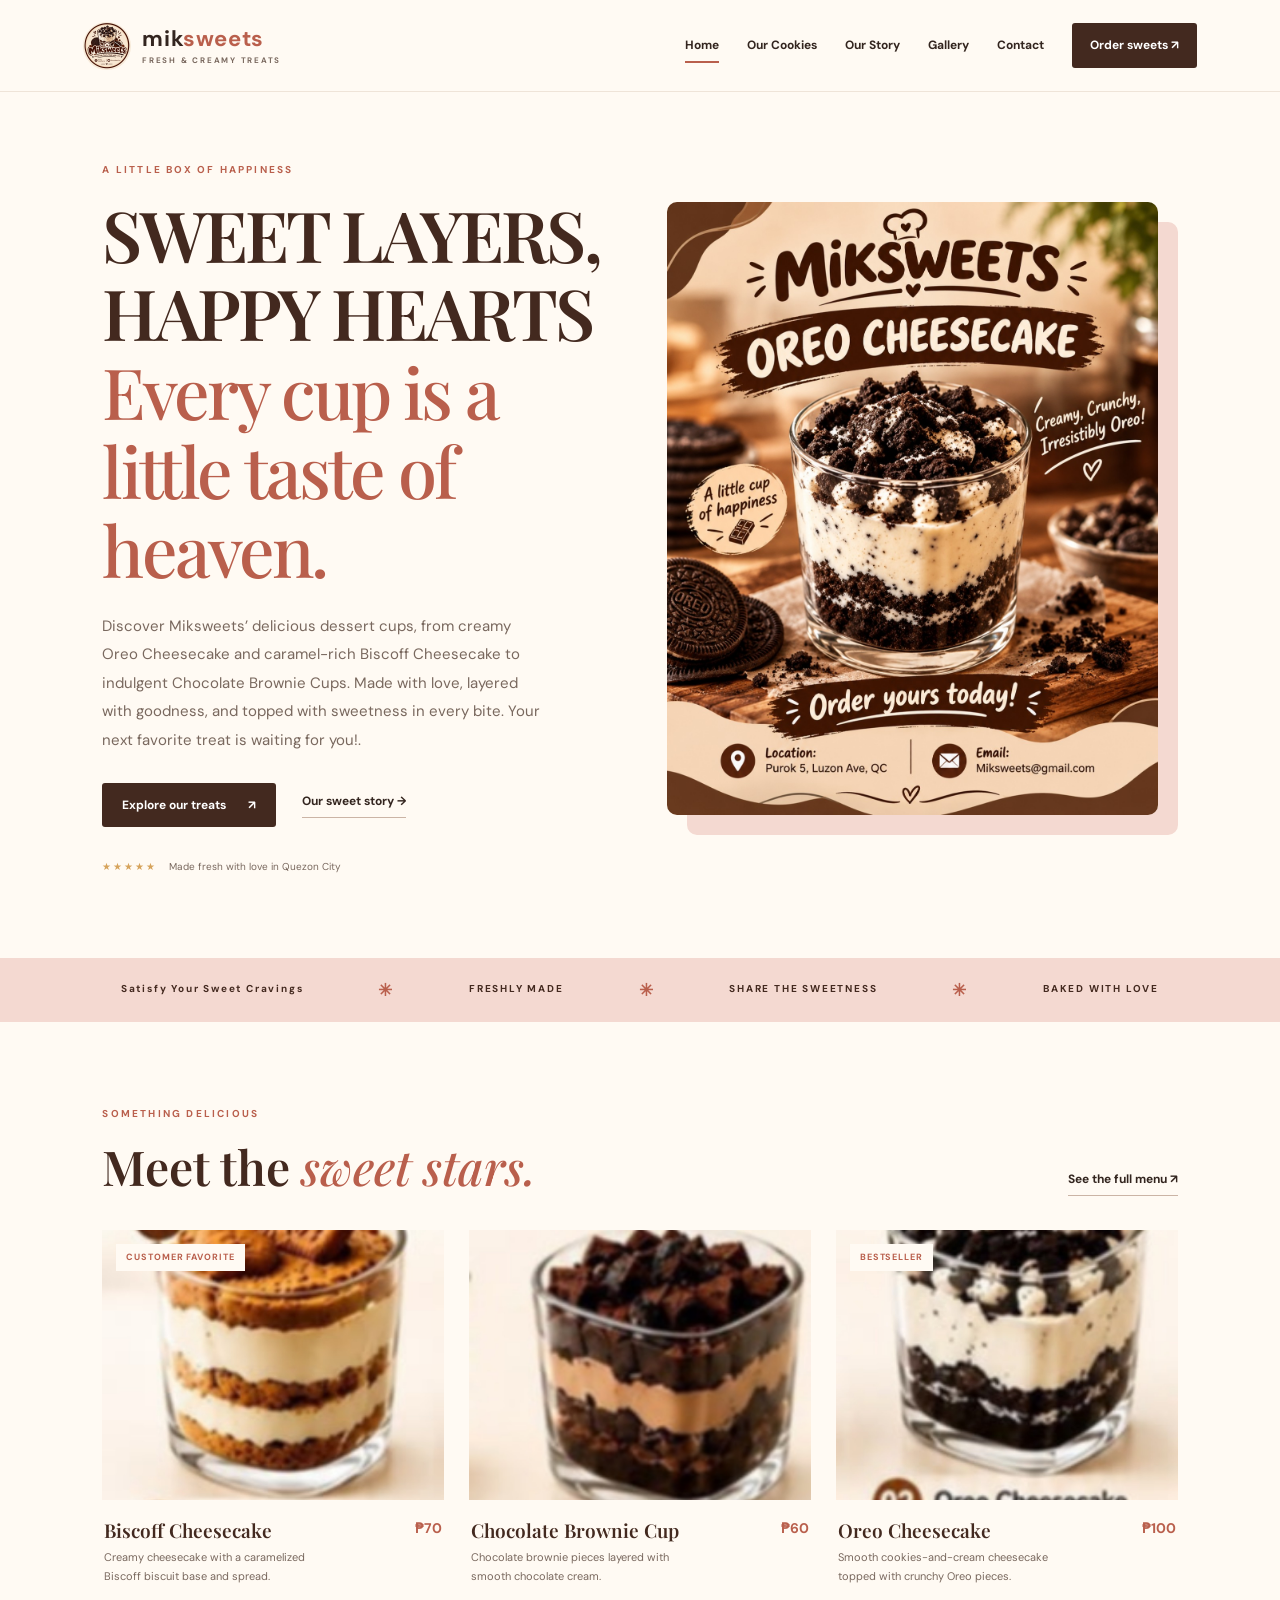
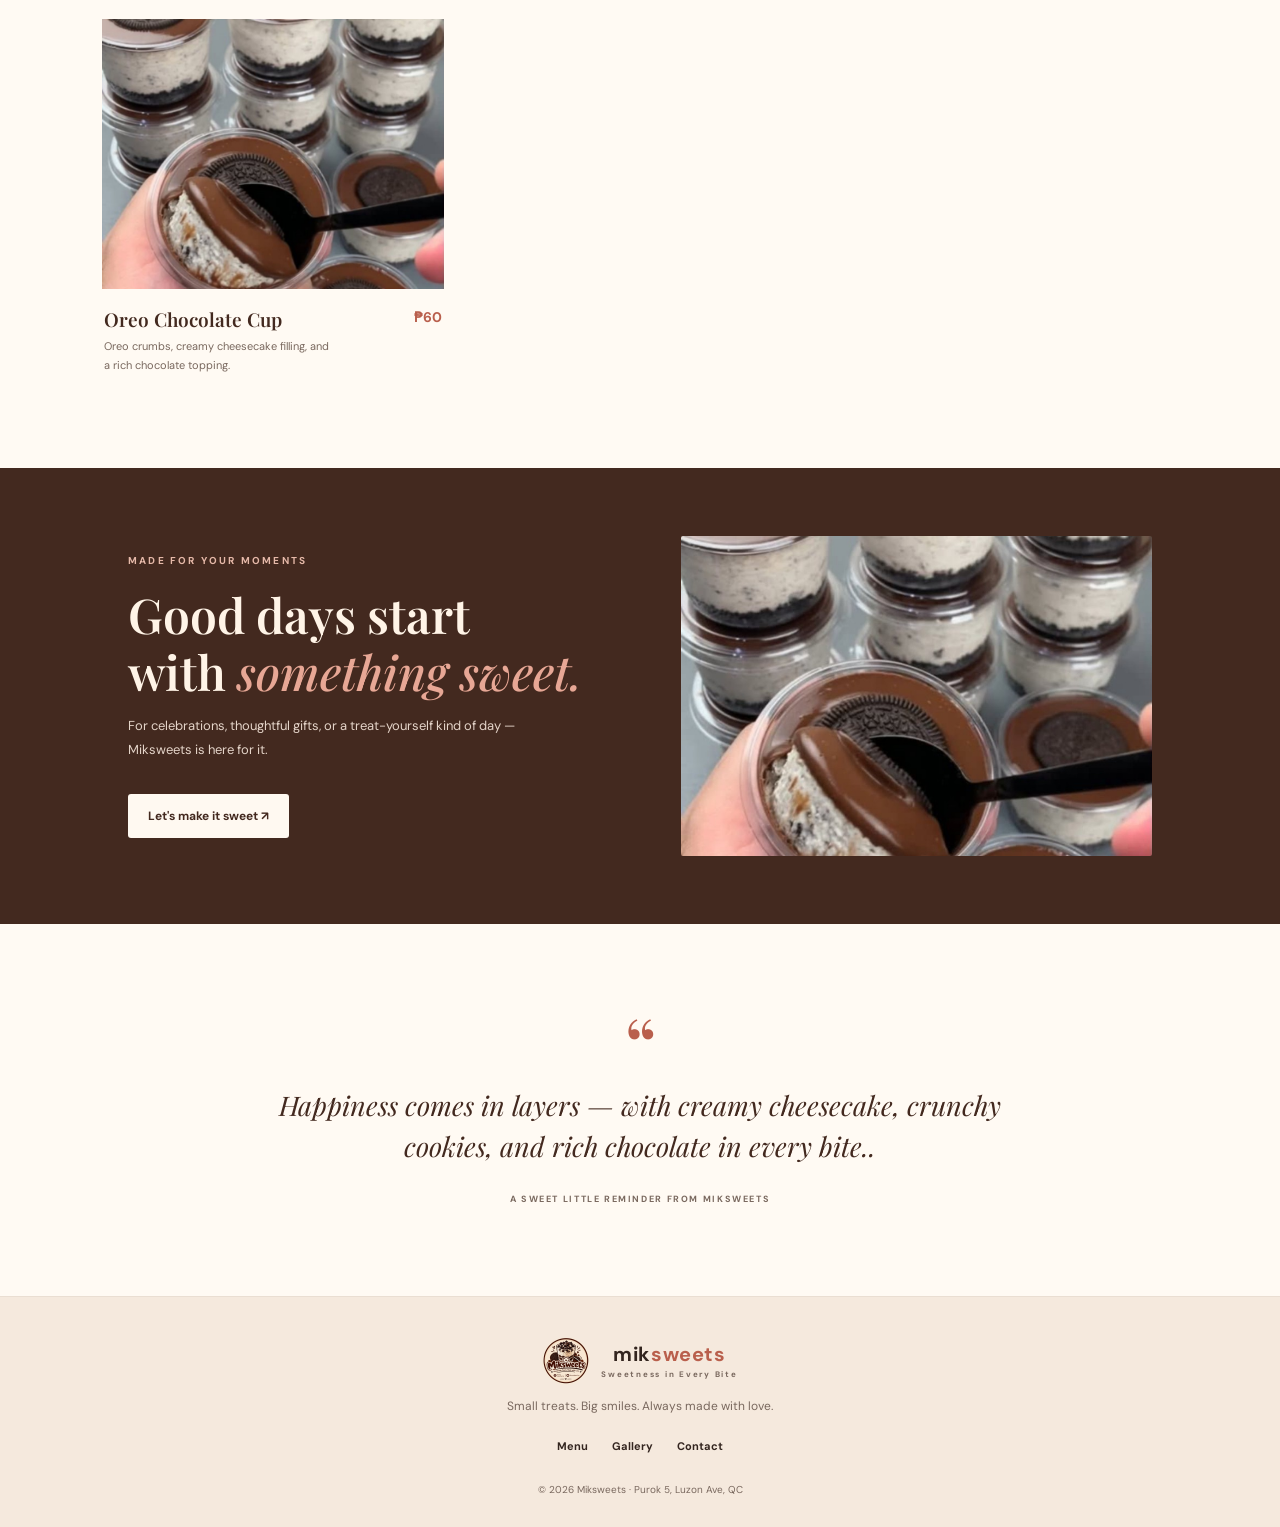
<file: index.html>
<!DOCTYPE html>
<html lang="en">
<head>
<meta charset="UTF-8"><meta name="viewport" content="width=device-width, initial-scale=1.0">
<meta name="description" content="Miksweets — freshly baked cookies and sweet treats in Quezon City.">
<title>Miksweets | Sweet Moments</title><link rel="stylesheet" href="style.css"><script src="script.js" defer></script>
</head>
<body>
<header class="site-header"><a class="brand" href="index.html"><img class="brand-icon" src="images/miksweets-logo.png" alt="Miksweets logo"><span>mik<span class="brand-accent">sweets</span><small>FRESH & CREAMY TREATS</small></span></a><button class="menu-toggle" aria-label="Toggle navigation" aria-expanded="false">☰</button><nav class="nav"><a class="active" href="index.html">Home</a><a href="menu.html">Our Cookies</a><a href="about.html">Our Story</a><a href="gallery.html">Gallery</a><a href="contact.html">Contact</a><a class="nav-cta" href="contact.html">Order sweets ↗</a></nav></header>
<main>
<section class="hero"><div class="hero-copy"><p class="eyebrow">A LITTLE BOX OF HAPPINESS </p><h1>SWEET LAYERS, HAPPY HEARTS<br><span>Every cup is a little taste of heaven.</span></h1><p class="hero-text">

Discover Miksweets’ delicious dessert cups, from creamy Oreo Cheesecake and caramel-rich Biscoff Cheesecake to indulgent Chocolate Brownie Cups. Made with love, layered with goodness, and topped with sweetness in every bite. Your next favorite treat is waiting for you!.</p><div class="hero-actions"><a class="button button-dark" href="menu.html">Explore our treats <span>↗</span></a><a class="text-link" href="about.html">Our sweet story →</a></div><div class="hero-note"><span class="stars">★★★★★</span><span>Made fresh with love in Quezon City</span></div></div><div class="hero-image-wrap"><img class="hero-image hero-poster" src="images/miksweets-oreo-promo.png" alt="Miksweets Oreo Cheesecake promotional poster"></div></section>
<div class="ticker"><span>Satisfy Your Sweet Cravings</span><b>✳</b><span>FRESHLY MADE</span><b>✳</b><span>SHARE THE SWEETNESS</span><b>✳</b><span>BAKED WITH LOVE</span></div>
<section class="section"><div class="section-heading"><div><p class="eyebrow">SOMETHING DELICIOUS</p><h2>Meet the <em>sweet stars.</em></h2></div><a class="text-link" href="menu.html">See the full menu ↗</a></div><div class="product-grid">
<article class="product-card"><div class="product-photo"><img src="images/gallery-3.jpg" alt="Biscoff cheesecake dessert cup"><span class="tag">CUSTOMER FAVORITE</span></div><div class="product-info"><div><h3>Biscoff Cheesecake</h3><p>Creamy cheesecake with a caramelized Biscoff biscuit base and spread.</p></div><strong>₱70</strong></div></article>
<article class="product-card"><div class="product-photo"><img src="images/oatmeal-crunch.jpg" alt="Chocolate brownie dessert cup"></div><div class="product-info"><div><h3>Chocolate Brownie Cup</h3><p>Chocolate brownie pieces layered with smooth chocolate cream.</p></div><strong>₱60</strong></div></article>
<article class="product-card"><div class="product-photo"><img src="images/gallery-2.jpg" alt="Oreo cheesecake topped with Oreo cookie pieces"><span class="tag">BESTSELLER</span></div><div class="product-info"><div><h3>Oreo Cheesecake</h3><p>Smooth cookies-and-cream cheesecake topped with crunchy Oreo pieces.</p></div><strong>₱100</strong></div></article>
<article class="product-card"><div class="product-photo"><img src="images/my-cookies.jpg" alt="Oreo cheesecake cups with chocolate topping"></div><div class="product-info"><div><h3>Oreo Chocolate Cup</h3><p>Oreo crumbs, creamy cheesecake filling, and a rich chocolate topping.</p></div><strong>₱60</strong></div></article>
</div></section>
<section class="promo"><div><p class="eyebrow">MADE FOR YOUR MOMENTS</p><h2>Good days start<br>with <em>something sweet.</em></h2><p>For celebrations, thoughtful gifts, or a treat-yourself kind of day — Miksweets is here for it.</p><a class="button button-light" href="contact.html">Let's make it sweet ↗</a></div><div class="promo-image"><img src="images/my-cookies.jpg" alt="Chocolate treats ready to enjoy"></div></section>
<section class="quote-section"><span class="quote-mark">“</span><p>Happiness comes in layers — with creamy cheesecake, crunchy cookies, and rich chocolate in every bite..</p><span class="quote-sign">A SWEET LITTLE REMINDER FROM MIKSWEETS</span></section>
</main><footer class="footer"><a class="brand footer-brand" href="index.html"><img class="brand-icon" src="images/miksweets-logo.png" alt="Miksweets logo"><span>mik<span class="brand-accent">sweets</span><small>Sweetness in Every Bite</small></span></a><p>Small treats. Big smiles. Always made with love.</p><div class="footer-links"><a href="menu.html">Menu</a><a href="gallery.html">Gallery</a><a href="contact.html">Contact</a></div><small>© <span id="year"></span> Miksweets · Purok 5, Luzon Ave, QC</small></footer>
</body></html>
</file>
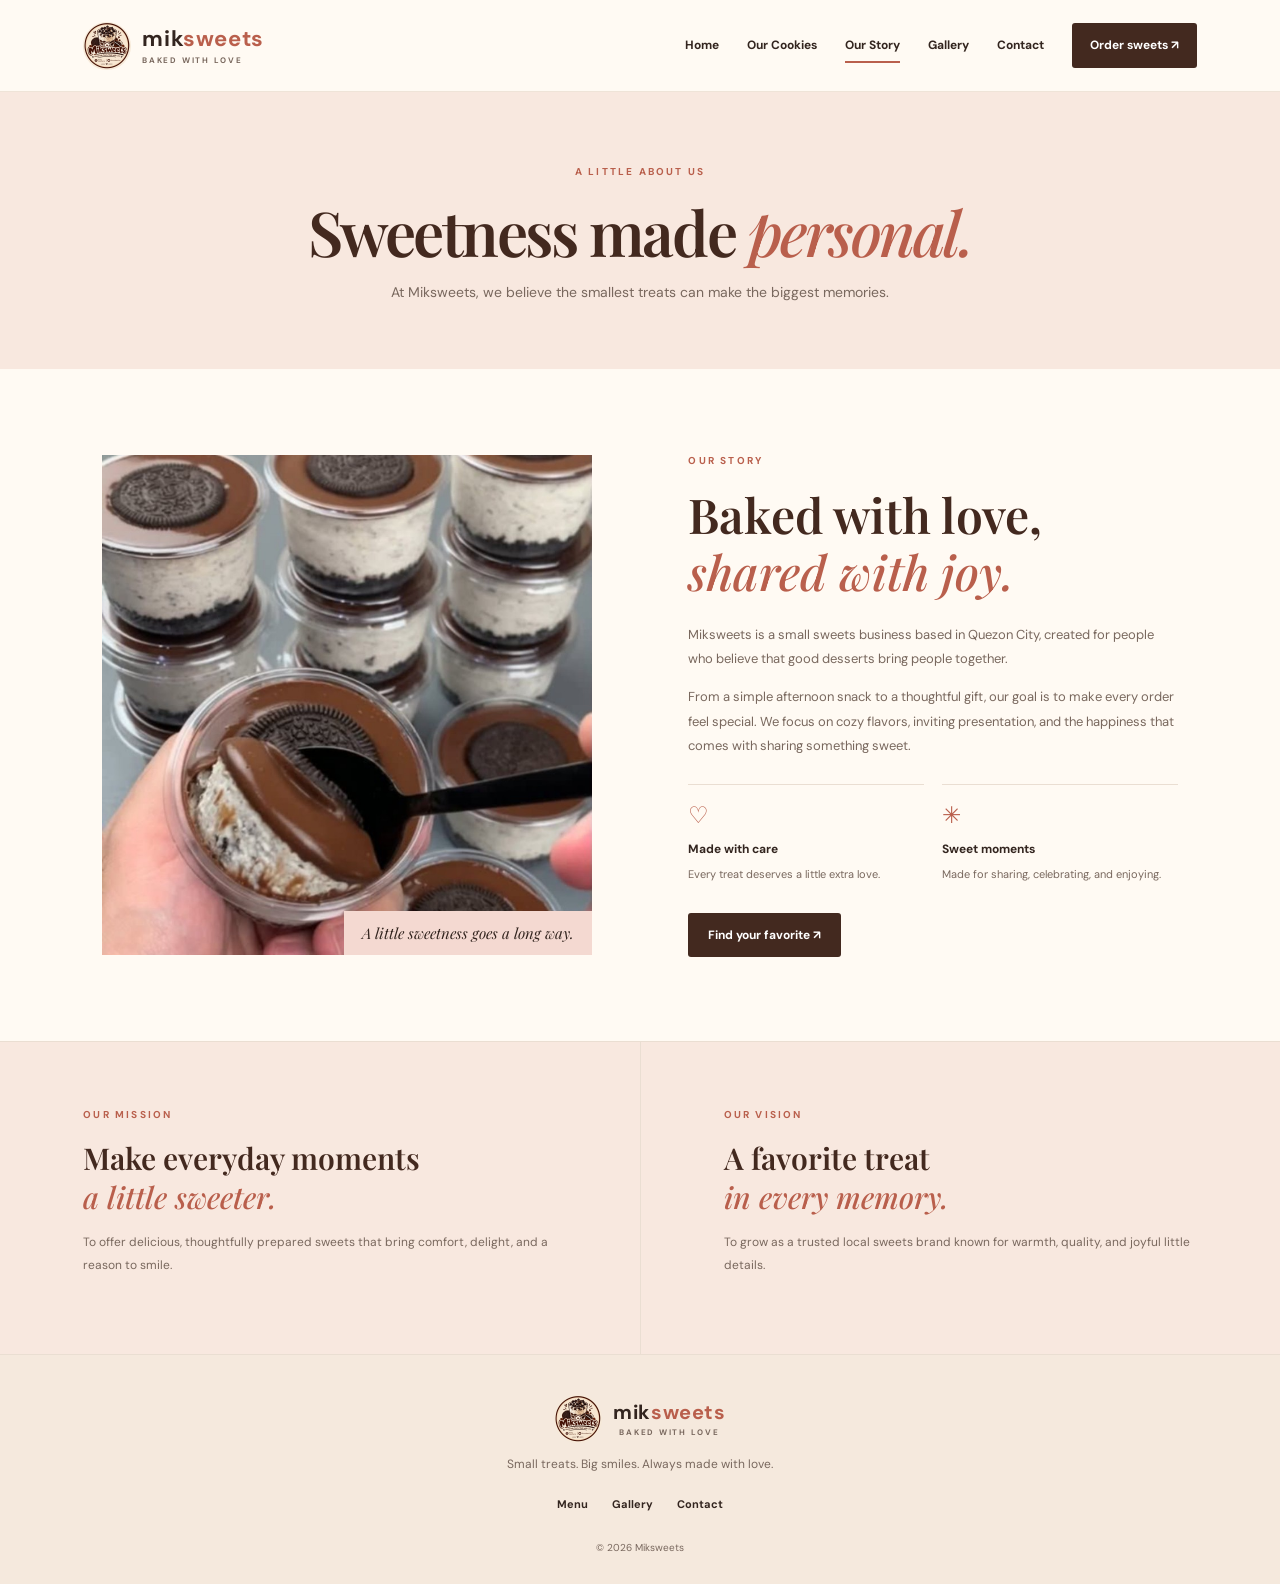
<file: about.html>
<!DOCTYPE html><html lang="en"><head><meta charset="UTF-8"><meta name="viewport" content="width=device-width, initial-scale=1.0"><title>Our Story | Miksweets</title><link rel="stylesheet" href="style.css"><script src="script.js" defer></script></head><body>
<header class="site-header"><a class="brand" href="index.html"><img class="brand-icon" src="images/miksweets-logo.png" alt="Miksweets logo"><span>mik<span class="brand-accent">sweets</span><small>BAKED WITH LOVE</small></span></a><button class="menu-toggle" aria-label="Toggle navigation" aria-expanded="false">☰</button><nav class="nav"><a href="index.html">Home</a><a href="menu.html">Our Cookies</a><a class="active" href="about.html">Our Story</a><a href="gallery.html">Gallery</a><a href="contact.html">Contact</a><a class="nav-cta" href="contact.html">Order sweets ↗</a></nav></header>
<main><section class="page-hero"><p class="eyebrow">A LITTLE ABOUT US</p><h1>Sweetness made <em>personal.</em></h1><p>At Miksweets, we believe the smallest treats can make the biggest memories.</p></section>
<section class="story-layout section"><div class="story-image"><img src="images/our-story.jpg" alt="A collection of freshly baked cookies"><span class="image-caption">A little sweetness goes a long way.</span></div><div class="story-copy"><p class="eyebrow">OUR STORY</p><h2>Baked with love,<br><em>shared with joy.</em></h2><p>Miksweets is a small sweets business based in Quezon City, created for people who believe that good desserts bring people together.</p><p>From a simple afternoon snack to a thoughtful gift, our goal is to make every order feel special. We focus on cozy flavors, inviting presentation, and the happiness that comes with sharing something sweet.</p><div class="values"><div><span>♡</span><strong>Made with care</strong><p>Every treat deserves a little extra love.</p></div><div><span>✳</span><strong>Sweet moments</strong><p>Made for sharing, celebrating, and enjoying.</p></div></div><a class="button button-dark" href="menu.html">Find your favorite ↗</a></div></section>
<section class="mission"><div><p class="eyebrow">OUR MISSION</p><h2>Make everyday moments<br><em>a little sweeter.</em></h2><p>To offer delicious, thoughtfully prepared sweets that bring comfort, delight, and a reason to smile.</p></div><div><p class="eyebrow">OUR VISION</p><h2>A favorite treat<br><em>in every memory.</em></h2><p>To grow as a trusted local sweets brand known for warmth, quality, and joyful little details.</p></div></section></main>
<footer class="footer"><a class="brand footer-brand" href="index.html"><img class="brand-icon" src="images/miksweets-logo.png" alt="Miksweets logo"><span>mik<span class="brand-accent">sweets</span><small>BAKED WITH LOVE</small></span></a><p>Small treats. Big smiles. Always made with love.</p><div class="footer-links"><a href="menu.html">Menu</a><a href="gallery.html">Gallery</a><a href="contact.html">Contact</a></div><small>© <span id="year"></span> Miksweets</small></footer></body></html>
</file>
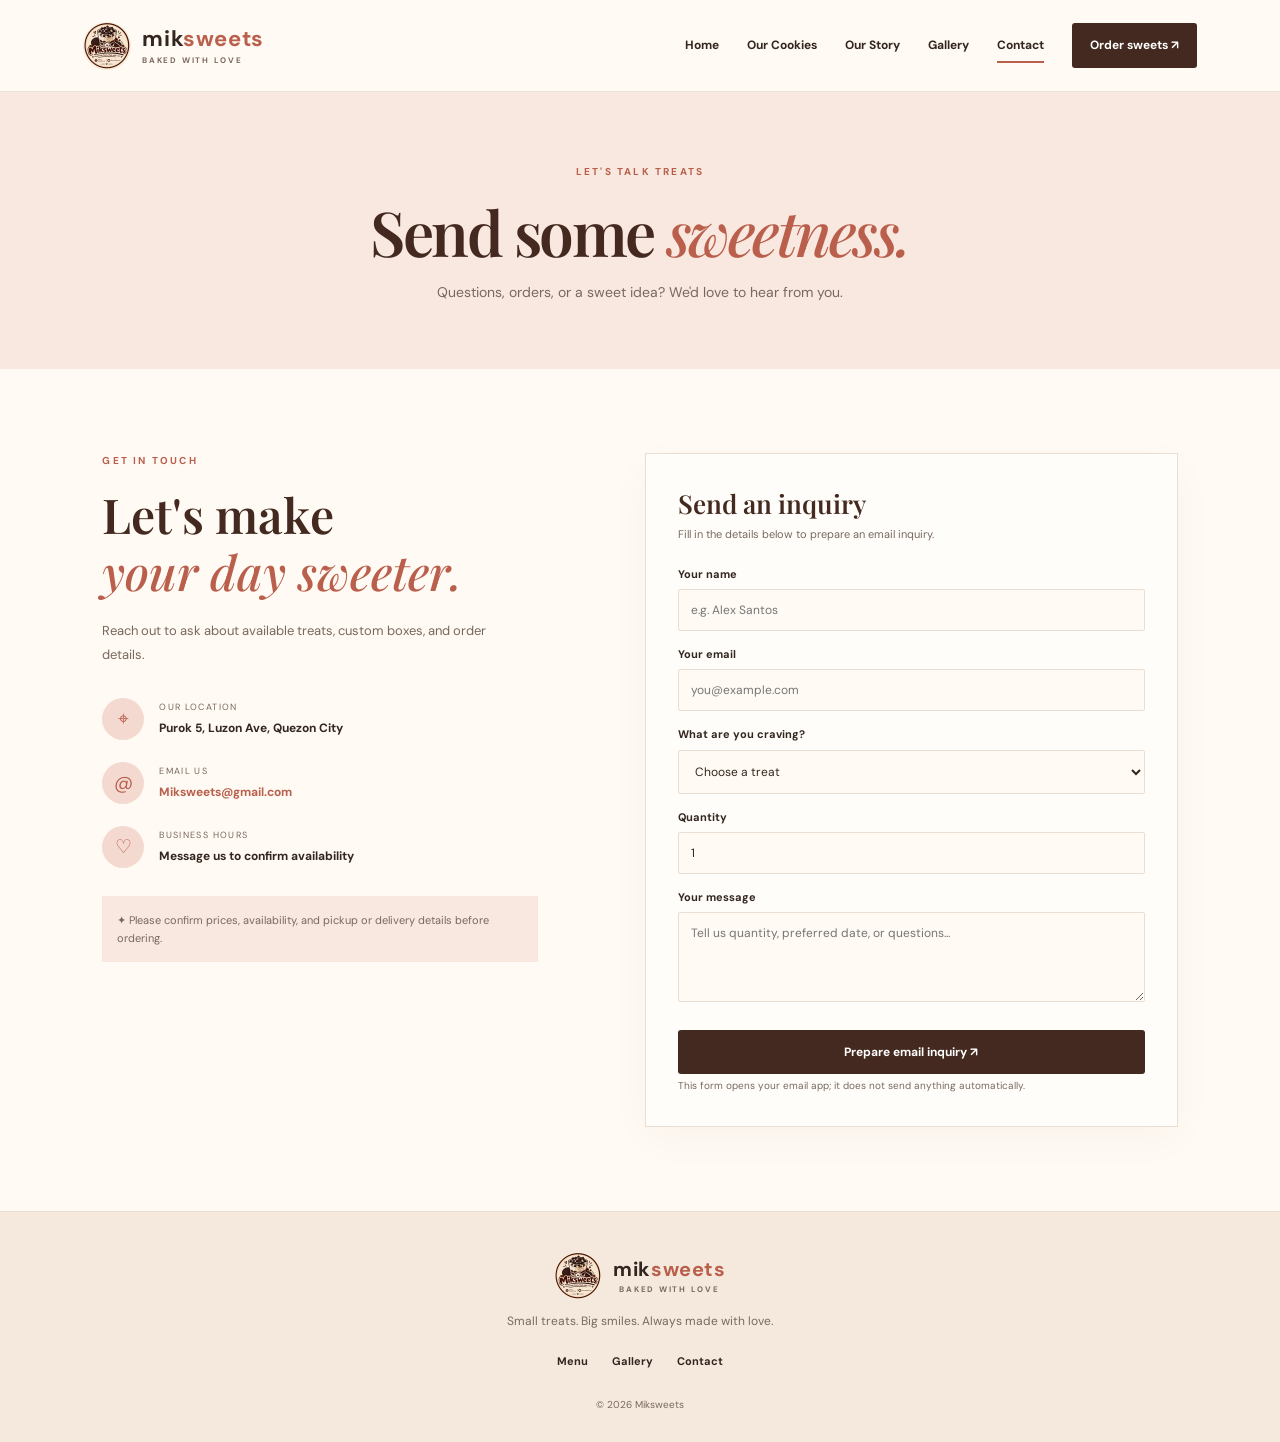
<file: contact.html>
<!DOCTYPE html><html lang="en"><head><meta charset="UTF-8"><meta name="viewport" content="width=device-width, initial-scale=1.0"><title>Contact & Orders | Miksweets</title><link rel="stylesheet" href="style.css"><script src="script.js" defer></script></head><body>
<header class="site-header"><a class="brand" href="index.html"><img class="brand-icon" src="images/miksweets-logo.png" alt="Miksweets logo"><span>mik<span class="brand-accent">sweets</span><small>BAKED WITH LOVE</small></span></a><button class="menu-toggle" aria-label="Toggle navigation" aria-expanded="false">☰</button><nav class="nav"><a href="index.html">Home</a><a href="menu.html">Our Cookies</a><a href="about.html">Our Story</a><a href="gallery.html">Gallery</a><a class="active" href="contact.html">Contact</a><a class="nav-cta" href="contact.html">Order sweets ↗</a></nav></header>
<main><section class="page-hero"><p class="eyebrow">LET'S TALK TREATS</p><h1>Send some <em>sweetness.</em></h1><p>Questions, orders, or a sweet idea? We'd love to hear from you.</p></section>
<section class="contact-layout section"><div class="contact-info"><p class="eyebrow">GET IN TOUCH</p><h2>Let's make<br><em>your day sweeter.</em></h2><p>Reach out to ask about available treats, custom boxes, and order details.</p><div class="contact-detail"><span class="detail-icon">⌖</span><div><small>OUR LOCATION</small><strong>Purok 5, Luzon Ave, Quezon City</strong></div></div><div class="contact-detail"><span class="detail-icon">@</span><div><small>EMAIL US</small><a href="mailto:Miksweets@gmail.com">Miksweets@gmail.com</a></div></div><div class="contact-detail"><span class="detail-icon">♡</span><div><small>BUSINESS HOURS</small><strong>Message us to confirm availability</strong></div></div><div class="contact-tip">✦ Please confirm prices, availability, and pickup or delivery details before ordering.</div></div>
<form class="contact-form" id="orderForm"><h3>Send an inquiry</h3><p>Fill in the details below to prepare an email inquiry.</p><label for="name">Your name</label><input id="name" name="name" required placeholder="e.g. Alex Santos"><label for="email">Your email</label><input id="email" name="email" type="email" required placeholder="you@example.com"><label for="treat">What are you craving?</label><select id="treat" name="treat" required><option value="">Choose a treat</option><option>Oreo Cheesecake Cup — ₱60</option><option>Chocolate Brownie Cup — ₱60</option><option>Oreo Cheesecake — ₱100</option><option>Biscoff Cheesecake — ₱70</option><option>Other / Custom order</option></select><label for="quantity">Quantity</label><input id="quantity" name="quantity" type="number" min="1" value="1" required><label for="message">Your message</label><textarea id="message" name="message" rows="4" required placeholder="Tell us quantity, preferred date, or questions..."></textarea><button class="button button-dark submit-button" type="submit">Prepare email inquiry ↗</button><p class="form-hint" id="formHint">This form opens your email app; it does not send anything automatically.</p></form></section></main>
<footer class="footer"><a class="brand footer-brand" href="index.html"><img class="brand-icon" src="images/miksweets-logo.png" alt="Miksweets logo"><span>mik<span class="brand-accent">sweets</span><small>BAKED WITH LOVE</small></span></a><p>Small treats. Big smiles. Always made with love.</p><div class="footer-links"><a href="menu.html">Menu</a><a href="gallery.html">Gallery</a><a href="contact.html">Contact</a></div><small>© <span id="year"></span> Miksweets</small></footer></body></html>
</file>
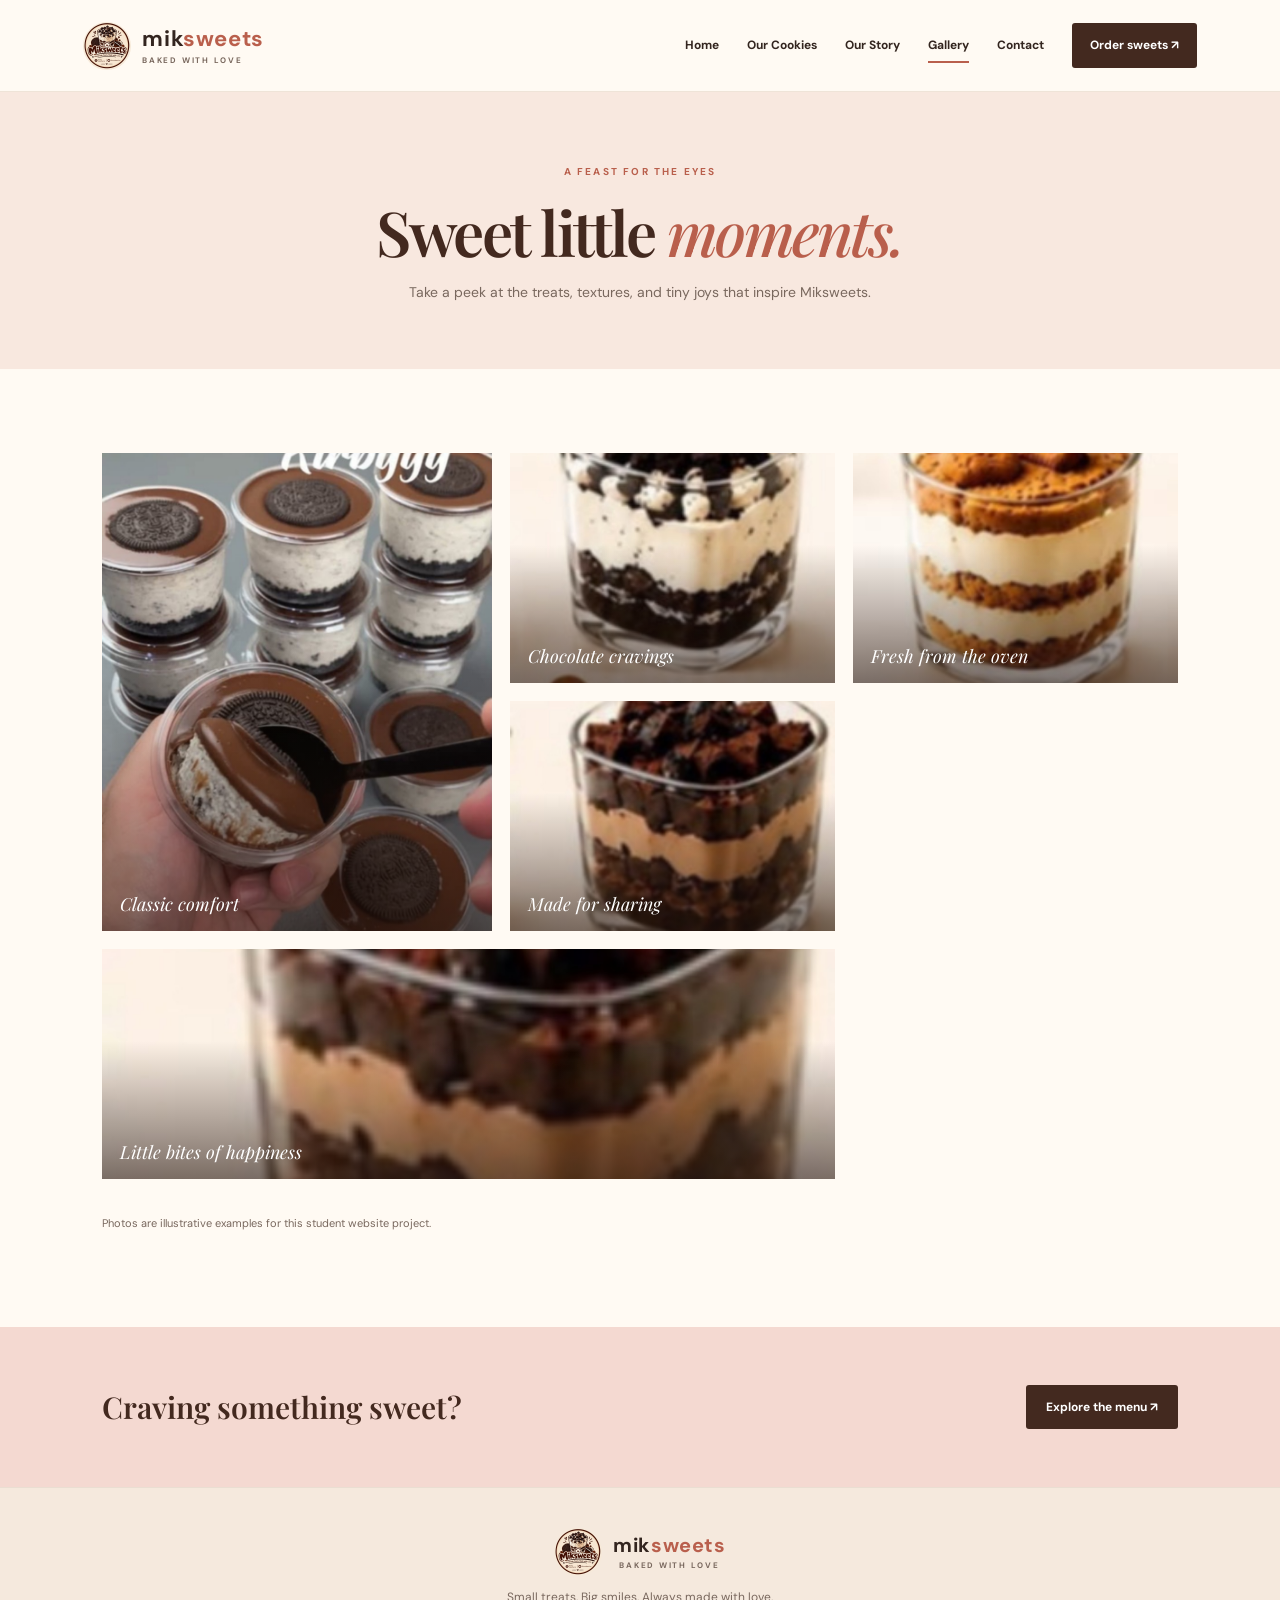
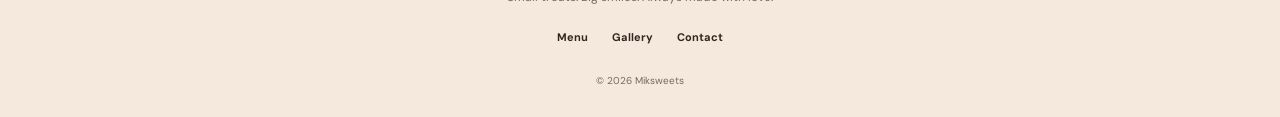
<file: gallery.html>
<!DOCTYPE html><html lang="en"><head><meta charset="UTF-8"><meta name="viewport" content="width=device-width, initial-scale=1.0"><title>Gallery | Miksweets</title><link rel="stylesheet" href="style.css"><script src="script.js" defer></script></head><body>
<header class="site-header"><a class="brand" href="index.html"><img class="brand-icon" src="images/miksweets-logo.png" alt="Miksweets logo"><span>mik<span class="brand-accent">sweets</span><small>BAKED WITH LOVE</small></span></a><button class="menu-toggle" aria-label="Toggle navigation" aria-expanded="false">☰</button><nav class="nav"><a href="index.html">Home</a><a href="menu.html">Our Cookies</a><a href="about.html">Our Story</a><a class="active" href="gallery.html">Gallery</a><a href="contact.html">Contact</a><a class="nav-cta" href="contact.html">Order sweets ↗</a></nav></header>
<main><section class="page-hero"><p class="eyebrow">A FEAST FOR THE EYES</p><h1>Sweet little <em>moments.</em></h1><p>Take a peek at the treats, textures, and tiny joys that inspire Miksweets.</p></section><section class="section"><div class="gallery-grid">
<figure class="gallery-item tall"><img src="images/gallery-1.jpg" alt="Fresh chocolate chip cookies"><figcaption>Classic comfort</figcaption></figure>
<figure class="gallery-item"><img src="images/gallery-2.jpg" alt="Chocolate dessert"><figcaption>Chocolate cravings</figcaption></figure>
<figure class="gallery-item"><img src="images/gallery-3.jpg" alt="Assorted cookies"><figcaption>Fresh from the oven</figcaption></figure>
<figure class="gallery-item"><img src="images/gallery-5.jpg" alt="Cookies for sharing" onerror="this.src='images/my-cookies.jpg'"><figcaption>Made for sharing</figcaption></figure>
<figure class="gallery-item wide"><img src="images/gallery-4.jpg" alt="Sweet bakery treats"><figcaption>Little bites of happiness</figcaption></figure>
</div><p class="gallery-note">Photos are illustrative examples for this student website project.</p></section><section class="gallery-cta"><h2>Craving something sweet?</h2><a class="button button-dark" href="menu.html">Explore the menu ↗</a></section></main>
<footer class="footer"><a class="brand footer-brand" href="index.html"><img class="brand-icon" src="images/miksweets-logo.png" alt="Miksweets logo"><span>mik<span class="brand-accent">sweets</span><small>BAKED WITH LOVE</small></span></a><p>Small treats. Big smiles. Always made with love.</p><div class="footer-links"><a href="menu.html">Menu</a><a href="gallery.html">Gallery</a><a href="contact.html">Contact</a></div><small>© <span id="year"></span> Miksweets</small></footer></body></html>
</file>
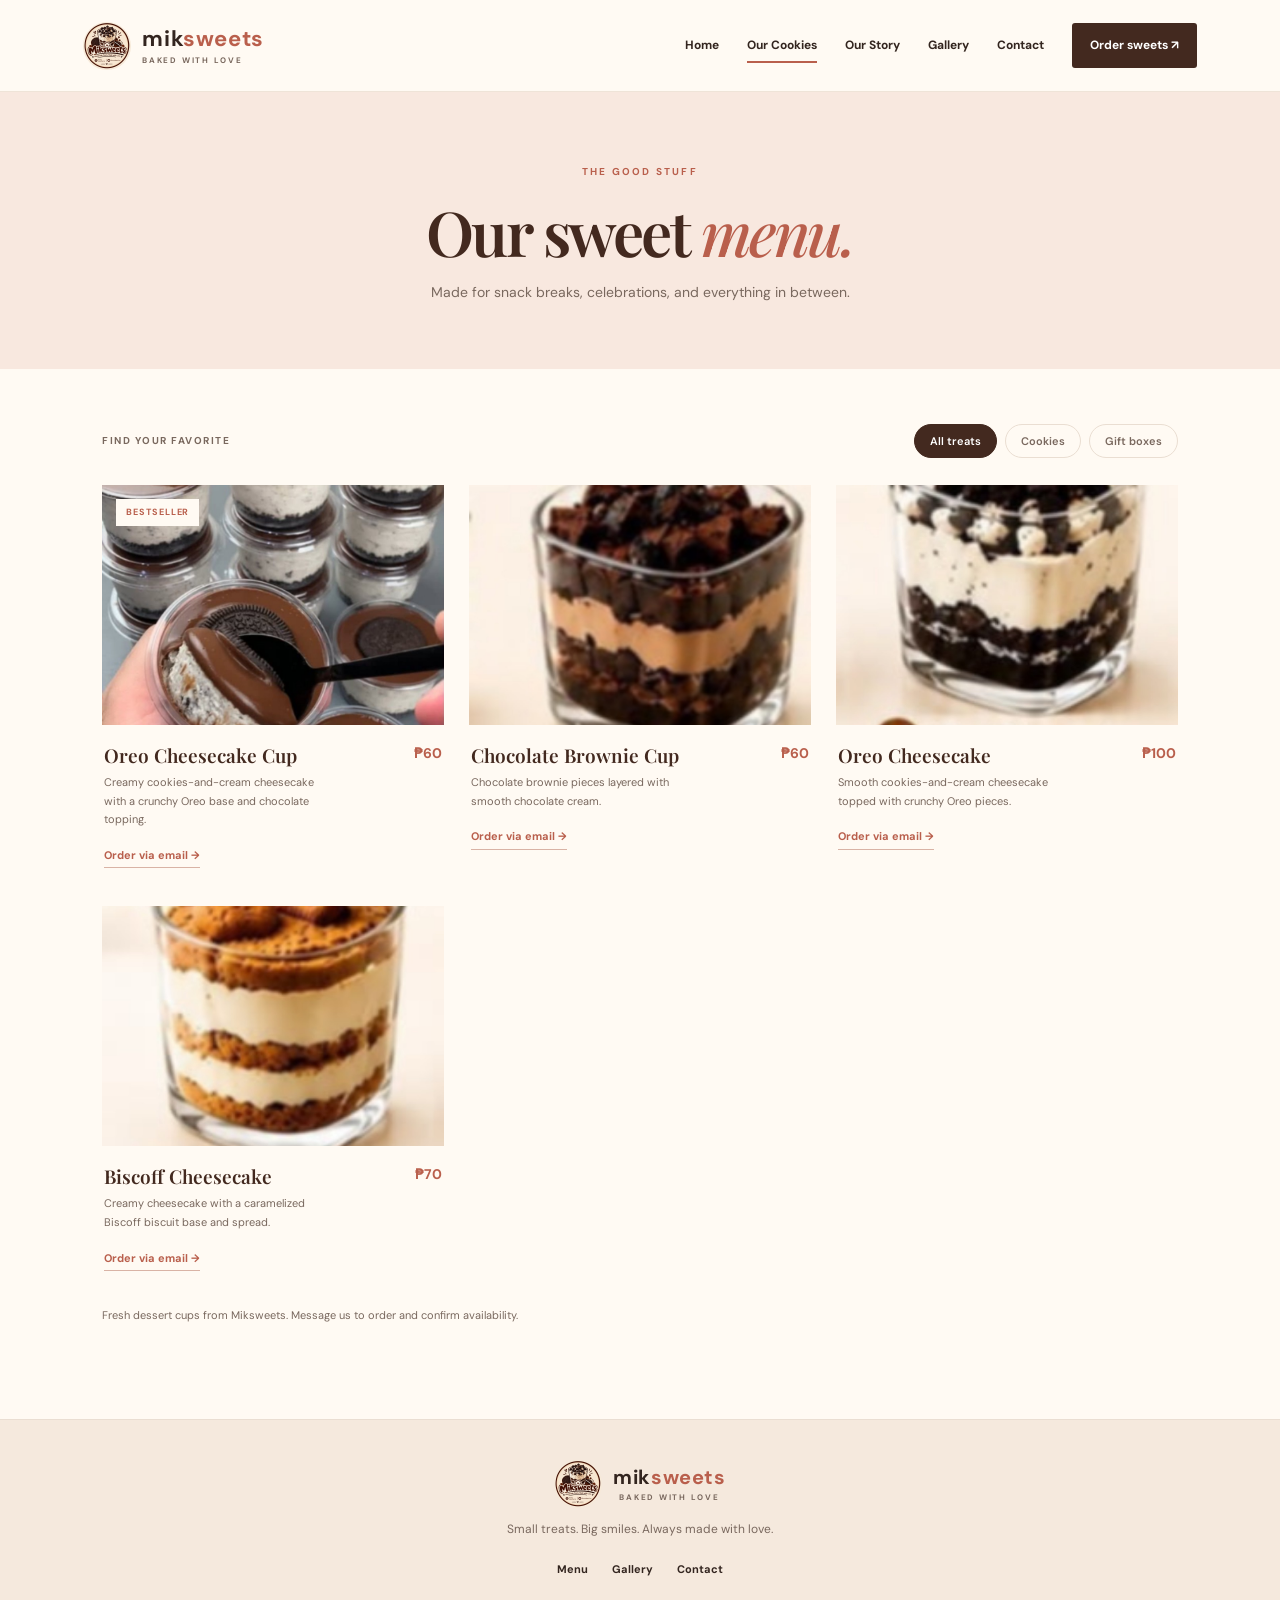
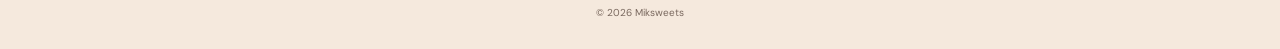
<file: menu.html>
<!DOCTYPE html><html lang="en"><head><meta charset="UTF-8"><meta name="viewport" content="width=device-width, initial-scale=1.0"><title>Our Cookies | Miksweets</title><link rel="stylesheet" href="style.css"><script src="script.js" defer></script></head><body>
<header class="site-header"><a class="brand" href="index.html"><img class="brand-icon" src="images/miksweets-logo.png" alt="Miksweets logo"><span>mik<span class="brand-accent">sweets</span><small>BAKED WITH LOVE</small></span></a><button class="menu-toggle" aria-label="Toggle navigation" aria-expanded="false">☰</button><nav class="nav"><a href="index.html">Home</a><a class="active" href="menu.html">Our Cookies</a><a href="about.html">Our Story</a><a href="gallery.html">Gallery</a><a href="contact.html">Contact</a><a class="nav-cta" href="contact.html">Order sweets ↗</a></nav></header>
<main><section class="page-hero"><p class="eyebrow">THE GOOD STUFF</p><h1>Our sweet <em>menu.</em></h1><p>Made for snack breaks, celebrations, and everything in between.</p></section>
<section class="section menu-section"><div class="filter-row"><span>FIND YOUR FAVORITE</span><div class="filters"><button class="filter active" data-filter="all">All treats</button><button class="filter" data-filter="cookie">Cookies</button><button class="filter" data-filter="box">Gift boxes</button></div></div><div class="product-grid menu-grid">
<article class="product-card menu-item" data-category="cookie"><div class="product-photo"><img src="images/my-cookies.jpg" alt="Oreo cheesecake cups with chocolate topping"><span class="tag">BESTSELLER</span></div><div class="product-info"><div><h3>Oreo Cheesecake Cup</h3><p>Creamy cookies-and-cream cheesecake with a crunchy Oreo base and chocolate topping.</p></div><strong>₱60</strong></div><a class="order-link" href="mailto:Miksweets@gmail.com?subject=Order%20-%20Oreo%20Cheesecake%20Cup&amp;body=Hello Miksweets!%0A%0AI would like to order: Oreo Cheesecake Cup%0APrice: ₱60%0AQuantity: %0APreferred pickup/delivery date: %0A%0AMy name: %0AContact number: %0A%0AThank you!">Order via email →</a></article>
<article class="product-card menu-item" data-category="cookie"><div class="product-photo"><img src="images/oatmeal-crunch.jpg" alt="Chocolate brownie dessert cup"></div><div class="product-info"><div><h3>Chocolate Brownie Cup</h3><p>Chocolate brownie pieces layered with smooth chocolate cream.</p></div><strong>₱60</strong></div><a class="order-link" href="mailto:Miksweets@gmail.com?subject=Order%20-%20Chocolate%20Brownie%20Cup&amp;body=Hello Miksweets!%0A%0AI would like to order: Chocolate Brownie Cup%0APrice: ₱60%0AQuantity: %0APreferred pickup/delivery date: %0A%0AMy name: %0AContact number: %0A%0AThank you!">Order via email →</a></article>
<article class="product-card menu-item" data-category="cookie"><div class="product-photo"><img src="images/gallery-2.jpg" alt="Oreo cheesecake topped with Oreo cookie pieces"></div><div class="product-info"><div><h3>Oreo Cheesecake</h3><p>Smooth cookies-and-cream cheesecake topped with crunchy Oreo pieces.</p></div><strong>₱100</strong></div><a class="order-link" href="mailto:Miksweets@gmail.com?subject=Order%20-%20Oreo%20Cheesecake&amp;body=Hello Miksweets!%0A%0AI would like to order: Oreo Cheesecake%0APrice: ₱100%0AQuantity: %0APreferred pickup/delivery date: %0A%0AMy name: %0AContact number: %0A%0AThank you!">Order via email →</a></article>
<article class="product-card menu-item" data-category="cookie"><div class="product-photo"><img src="images/gallery-3.jpg" alt="Biscoff cheesecake dessert cup"></div><div class="product-info"><div><h3>Biscoff Cheesecake</h3><p>Creamy cheesecake with a caramelized Biscoff biscuit base and spread.</p></div><strong>₱70</strong></div><a class="order-link" href="mailto:Miksweets@gmail.com?subject=Order%20-%20Biscoff%20Cheesecake&amp;body=Hello Miksweets!%0A%0AI would like to order: Biscoff Cheesecake%0APrice: ₱70%0AQuantity: %0APreferred pickup/delivery date: %0A%0AMy name: %0AContact number: %0A%0AThank you!">Order via email →</a></article>
</div><p class="menu-note">Fresh dessert cups from Miksweets. Message us to order and confirm availability.</p></section></main>
<footer class="footer"><a class="brand footer-brand" href="index.html"><img class="brand-icon" src="images/miksweets-logo.png" alt="Miksweets logo"><span>mik<span class="brand-accent">sweets</span><small>BAKED WITH LOVE</small></span></a><p>Small treats. Big smiles. Always made with love.</p><div class="footer-links"><a href="menu.html">Menu</a><a href="gallery.html">Gallery</a><a href="contact.html">Contact</a></div><small>© <span id="year"></span> Miksweets</small></footer></body></html>
</file>
<file: style.css>
@import url('https://fonts.googleapis.com/css2?family=DM+Sans:wght@400;500;600;700&family=Playfair+Display:ital,wght@0,500;0,600;0,700;1,500;1,600&display=swap');
:root{--cream:#fffaf3;--paper:#fffdf9;--brown:#43291f;--ink:#33251f;--muted:#79685e;--pink:#f4d9d1;--rose:#b95f4c;--line:#eaded2;--gold:#d6a35b}*{box-sizing:border-box}html{scroll-behavior:smooth}body{margin:0;background:var(--cream);color:var(--ink);font-family:'DM Sans',sans-serif;line-height:1.65}a{color:inherit;text-decoration:none}img{display:block;width:100%;object-fit:cover}.site-header{height:92px;padding:0 6.5%;display:flex;align-items:center;justify-content:space-between;background:rgba(255,250,243,.96);border-bottom:1px solid #efe4d8;position:sticky;top:0;z-index:20}.brand{display:flex;align-items:center;gap:11px;font-weight:700;letter-spacing:.03em;font-size:22px;line-height:1.1}.brand-icon{display:block;width:48px;height:48px;flex:0 0 48px;object-fit:cover;border-radius:50%;background:transparent}.brand-accent{color:var(--rose)}.brand small{display:block;font-size:8px;letter-spacing:.22em;color:var(--muted);margin-top:5px}.nav{display:flex;align-items:center;gap:28px;font-size:12px;font-weight:700}.nav>a:not(.nav-cta){padding:10px 0;position:relative}.nav>a:not(.nav-cta):after{content:'';height:2px;background:var(--rose);position:absolute;left:0;right:100%;bottom:2px;transition:.25s}.nav>a:hover:after,.nav>a.active:after{right:0}.nav-cta{background:var(--brown);color:white;padding:13px 18px;border-radius:3px}.nav-cta:hover,.button-dark:hover{background:var(--rose);transform:translateY(-2px)}.menu-toggle{display:none;background:none;border:0;font-size:26px;color:var(--brown)}.hero{padding:70px 8% 82px;display:grid;grid-template-columns:1fr 1.02fr;align-items:center;gap:6%;min-height:610px}.eyebrow{font-size:10px;font-weight:700;letter-spacing:.22em;color:var(--rose);margin:0 0 16px}.hero h1,.page-hero h1{font:600 clamp(45px,5.5vw,76px)/1.12 'Playfair Display',serif;letter-spacing:-.04em;margin:0 0 23px;color:var(--brown)}h1 span,h2 em,.page-hero h1 em,.story-copy h2 em,.mission h2 em{color:var(--rose);font-weight:500}.hero-text{max-width:440px;color:var(--muted);font-size:15px;line-height:1.9}.hero-actions{display:flex;align-items:center;gap:26px;margin:29px 0 32px}.button{display:inline-flex;justify-content:center;align-items:center;gap:22px;padding:14px 20px;border:0;border-radius:3px;font:700 12px 'DM Sans',sans-serif;cursor:pointer;transition:.25s}.button-dark{background:var(--brown);color:white}.button-light{background:#fff9f1;color:var(--brown);margin-top:18px}.text-link{font-size:12px;font-weight:700;border-bottom:1px solid #cbb4a5;padding-bottom:5px}.hero-note{display:flex;gap:12px;align-items:center;font-size:10px;color:var(--muted)}.stars{color:var(--gold);letter-spacing:2px}.hero-image-wrap{position:relative;padding:0 20px 20px 0}.hero-image{height:430px;border-radius:48% 48% 4px 4px;object-fit:cover;box-shadow:20px 20px 0 var(--pink)}.floating-note{position:absolute;left:-28px;bottom:55px;background:#fffdf8;display:flex;align-items:center;gap:12px;padding:13px 18px;box-shadow:0 10px 30px #43291f15}.floating-note>span{font-size:28px;color:var(--rose)}.floating-note strong,.floating-note small{display:block}.floating-note strong{font-size:12px}.floating-note small{font-size:10px;color:var(--muted)}.round-stamp{position:absolute;right:-6px;top:26px;width:86px;height:86px;border-radius:50%;background:var(--rose);color:white;display:grid;place-content:center;text-align:center;font-size:10px;font-weight:700;line-height:1.4;letter-spacing:.1em;transform:rotate(10deg);border:1px dashed #fff4e7;outline:4px solid var(--rose)}.ticker{display:flex;justify-content:space-evenly;align-items:center;gap:18px;overflow:hidden;white-space:nowrap;background:var(--pink);color:var(--brown);padding:18px 5%;font-size:10px;letter-spacing:.18em;font-weight:700}.ticker b{color:var(--rose);font-size:17px}.section{padding:84px 8%}.section-heading{display:flex;align-items:end;justify-content:space-between;margin-bottom:34px}.section-heading h2,.promo h2,.story-copy h2,.contact-info h2{font:600 clamp(32px,4vw,48px)/1.2 'Playfair Display',serif;color:var(--brown);margin:0}.product-grid{display:grid;grid-template-columns:repeat(3,minmax(0,1fr));gap:25px}.product-card{min-width:0}.product-photo{height:270px;position:relative;overflow:hidden;background:#f1e1d0}.product-photo img{height:100%;transition:transform .5s}.product-card:hover .product-photo img{transform:scale(1.05)}.tag{position:absolute;top:14px;left:14px;background:#fffaf3;padding:6px 10px;font-size:9px;font-weight:700;letter-spacing:.1em;color:var(--rose)}.product-info{display:flex;justify-content:space-between;gap:12px;padding:17px 2px 9px}.product-info h3{margin:0 0 5px;font:600 19px 'Playfair Display',serif;color:var(--brown)}.product-info p{margin:0;color:var(--muted);font-size:11px;line-height:1.7;max-width:230px}.product-info>strong{white-space:nowrap;color:var(--rose);font-size:14px}.promo{background:var(--brown);color:#fff4e7;display:grid;grid-template-columns:1fr 1fr;align-items:center;gap:8%;padding:68px 10%}.promo .eyebrow{color:#e6b9a9}.promo h2{color:#fff4e7}.promo h2 em{color:#e7a795}.promo p:not(.eyebrow){color:#e4d4c9;font-size:13px;max-width:420px;line-height:1.9}.promo-image img{height:320px;border-radius:2px}.quote-section{text-align:center;padding:80px 20px 86px;max-width:850px;margin:auto}.quote-mark{font:80px 'Playfair Display',serif;color:var(--rose);line-height:1}.quote-section p{font:italic 27px/1.5 'Playfair Display',serif;color:var(--brown);margin:0 auto 18px}.quote-sign{font-size:9px;letter-spacing:.18em;color:var(--muted);font-weight:700}.footer{padding:40px 8% 25px;text-align:center;background:#f5e9dd;border-top:1px solid var(--line)}.footer-brand{justify-content:center;font-size:20px}.footer p{font-size:12px;color:var(--muted)}.footer-links{display:flex;justify-content:center;gap:24px;font-size:11px;font-weight:700;margin:20px 0}.footer>small{font-size:10px;color:var(--muted)}.page-hero{text-align:center;padding:72px 20px 65px;background:#f8e8df}.page-hero h1{font-size:clamp(42px,5vw,62px);margin-bottom:15px}.page-hero>p:last-child{max-width:560px;margin:0 auto;color:var(--muted);font-size:14px}.menu-section{padding-top:55px}.filter-row{display:flex;align-items:center;justify-content:space-between;margin-bottom:27px}.filter-row>span{font-size:10px;font-weight:700;letter-spacing:.15em;color:var(--muted)}.filters{display:flex;gap:8px}.filter{background:transparent;border:1px solid var(--line);border-radius:30px;padding:9px 15px;font:600 11px 'DM Sans',sans-serif;color:var(--muted);cursor:pointer}.filter.active,.filter:hover{background:var(--brown);border-color:var(--brown);color:white}.menu-grid{row-gap:38px}.menu-item .product-photo{height:240px}.order-link{display:inline-block;margin:8px 2px 0;font-size:11px;font-weight:700;color:var(--rose);border-bottom:1px solid #d9b3a5;padding-bottom:3px}.menu-note,.gallery-note{font-size:11px;color:var(--muted);margin-top:35px}.story-layout{display:grid;grid-template-columns:1fr 1fr;gap:9%;align-items:center}.story-image{position:relative}.story-image img{height:500px}.image-caption{position:absolute;bottom:0;right:0;background:var(--pink);padding:12px 18px;font:italic 15px 'Playfair Display',serif}.story-copy>p:not(.eyebrow){color:var(--muted);font-size:13px;line-height:1.9}.story-copy h2{margin-bottom:22px}.values{display:grid;grid-template-columns:1fr 1fr;gap:18px;margin:25px 0}.values>div{border-top:1px solid var(--line);padding-top:12px}.values span{display:block;color:var(--rose);font-size:23px}.values strong{font-size:12px}.values p{font-size:11px;color:var(--muted);margin:4px 0}.mission{display:grid;grid-template-columns:1fr 1fr;gap:1px;background:var(--line);border-top:1px solid var(--line)}.mission>div{padding:65px 13%;background:#f8e8df}.mission h2{font:600 30px/1.3 'Playfair Display',serif;margin:0 0 14px;color:var(--brown)}.mission>div>p:last-child{font-size:12px;color:var(--muted);line-height:1.9}.gallery-grid{display:grid;grid-template-columns:1.2fr 1fr 1fr;grid-auto-rows:230px;gap:18px}.gallery-item{margin:0;position:relative;overflow:hidden;background:#ead8c9}.gallery-item img{height:100%;transition:transform .4s}.gallery-item:hover img{transform:scale(1.05)}.gallery-item:after{content:'';position:absolute;inset:40% 0 0;background:linear-gradient(transparent,#24150f99)}.gallery-item figcaption{position:absolute;bottom:15px;left:18px;color:white;z-index:1;font:italic 18px 'Playfair Display',serif}.gallery-item.tall{grid-row:span 2}.gallery-item.wide{grid-column:span 2}.gallery-cta{background:var(--pink);padding:35px 8%;display:flex;align-items:center;justify-content:space-between}.gallery-cta h2{font:600 30px 'Playfair Display',serif;color:var(--brown)}.contact-layout{display:grid;grid-template-columns:.9fr 1.1fr;gap:10%;align-items:start}.contact-info>p:not(.eyebrow){font-size:13px;color:var(--muted);line-height:1.9;max-width:400px;margin:18px 0 30px}.contact-detail{display:flex;gap:15px;align-items:center;margin:22px 0}.detail-icon{width:42px;height:42px;border-radius:50%;display:grid;place-items:center;background:var(--pink);color:var(--rose);font-size:19px}.contact-detail small,.contact-detail strong,.contact-detail a{display:block}.contact-detail small{font-size:9px;letter-spacing:.15em;color:var(--muted);margin-bottom:4px}.contact-detail strong,.contact-detail a{font-size:12px}.contact-detail a{color:var(--rose);font-weight:700}.contact-tip{margin-top:28px;background:#f8e8df;padding:15px;font-size:11px;color:var(--muted)}.contact-form{background:#fffdf9;border:1px solid var(--line);padding:32px;box-shadow:0 12px 40px #43291f08}.contact-form h3{font:600 26px 'Playfair Display',serif;margin:0;color:var(--brown)}.contact-form>p{font-size:11px;color:var(--muted);margin:4px 0 22px}.contact-form label{display:block;font-size:11px;font-weight:700;margin:14px 0 6px}.contact-form input,.contact-form select,.contact-form textarea{width:100%;padding:12px;border:1px solid var(--line);background:var(--cream);font:12px 'DM Sans',sans-serif;color:var(--ink);border-radius:2px;outline:none}.contact-form input:focus,.contact-form select:focus,.contact-form textarea:focus{border-color:var(--rose)}.contact-form textarea{resize:vertical}.submit-button{margin-top:20px;width:100%}.form-hint{font-size:10px!important;line-height:1.6;margin-bottom:0!important}.hidden{display:none!important}
@media(max-width:900px){.site-header{padding:0 5%;height:80px}.nav{gap:15px}.nav-cta{padding:11px}.hero{padding:55px 6%;gap:5%}.hero-image{height:370px}.section{padding:65px 6%}.product-photo{height:220px}.promo{padding:55px 7%}.story-layout,.contact-layout{gap:5%}.story-image img{height:450px}.gallery-grid{grid-auto-rows:190px}}
@media(max-width:700px){.site-header{height:74px}.menu-toggle{display:block}.nav{display:none;position:absolute;top:73px;left:0;right:0;padding:18px 6% 25px;background:var(--cream);border-bottom:1px solid var(--line);box-shadow:0 12px 20px #43291f0c;align-items:stretch;gap:6px;flex-direction:column}.nav.open{display:flex}.nav>a:not(.nav-cta){padding:10px 0}.nav-cta{text-align:center;margin-top:6px}.hero{grid-template-columns:1fr;padding:48px 7% 58px;gap:45px}.hero h1{font-size:56px}.hero-image-wrap{max-width:500px;width:90%;margin:auto}.hero-image{height:360px}.floating-note{left:-18px}.ticker{justify-content:flex-start;padding:15px 7%;gap:20px}.ticker span:nth-of-type(n+3),.ticker b:nth-of-type(n+3){display:none}.section{padding:58px 7%}.section-heading{align-items:start;gap:18px;flex-direction:column}.product-grid{grid-template-columns:1fr 1fr;gap:25px 15px}.product-photo,.menu-item .product-photo{height:210px}.product-info{gap:7px}.product-info h3{font-size:16px}.product-info p{font-size:10px}.product-info>strong{font-size:12px}.promo{grid-template-columns:1fr;padding:48px 7%;gap:28px}.promo-image img{height:260px}.quote-section{padding:60px 8%}.quote-section p{font-size:23px}.page-hero{padding:55px 7% 48px}.story-layout,.contact-layout{grid-template-columns:1fr;gap:35px}.story-image img{height:360px}.mission{grid-template-columns:1fr}.mission>div{padding:45px 8%}.gallery-grid{grid-template-columns:1fr 1fr;grid-auto-rows:180px;gap:12px}.gallery-item.tall{grid-row:span 2}.gallery-item.wide{grid-column:span 2}.gallery-cta{padding:28px 7%;gap:15px;flex-wrap:wrap}.gallery-cta h2{font-size:25px}.contact-form{padding:24px}.filter-row{align-items:flex-start;gap:15px;flex-direction:column}.filters{flex-wrap:wrap}}
@media(max-width:420px){.brand{font-size:19px}.brand-icon{width:40px;height:40px;flex-basis:40px}.hero h1{font-size:48px}.hero-image{height:310px}.product-grid{grid-template-columns:1fr}.product-photo,.menu-item .product-photo{height:260px}.product-info h3{font-size:19px}.product-info p{font-size:11px}.gallery-grid{grid-auto-rows:145px}.footer{padding-left:5%;padding-right:5%}}

/* User-supplied Miksweets Oreo cheesecake poster: show the full artwork without cropping. */
.hero-image.hero-poster{height:auto;max-height:760px;aspect-ratio:auto;object-fit:contain;border-radius:10px;box-shadow:20px 20px 0 var(--pink);background:#fff3e5;}
.hero-image-wrap:has(.hero-poster){padding:0 20px 20px 0;}
@media(max-width:700px){.hero-image.hero-poster{height:auto;max-height:none;width:100%;border-radius:10px;object-fit:contain;box-shadow:10px 10px 0 var(--pink);}}
</file>
